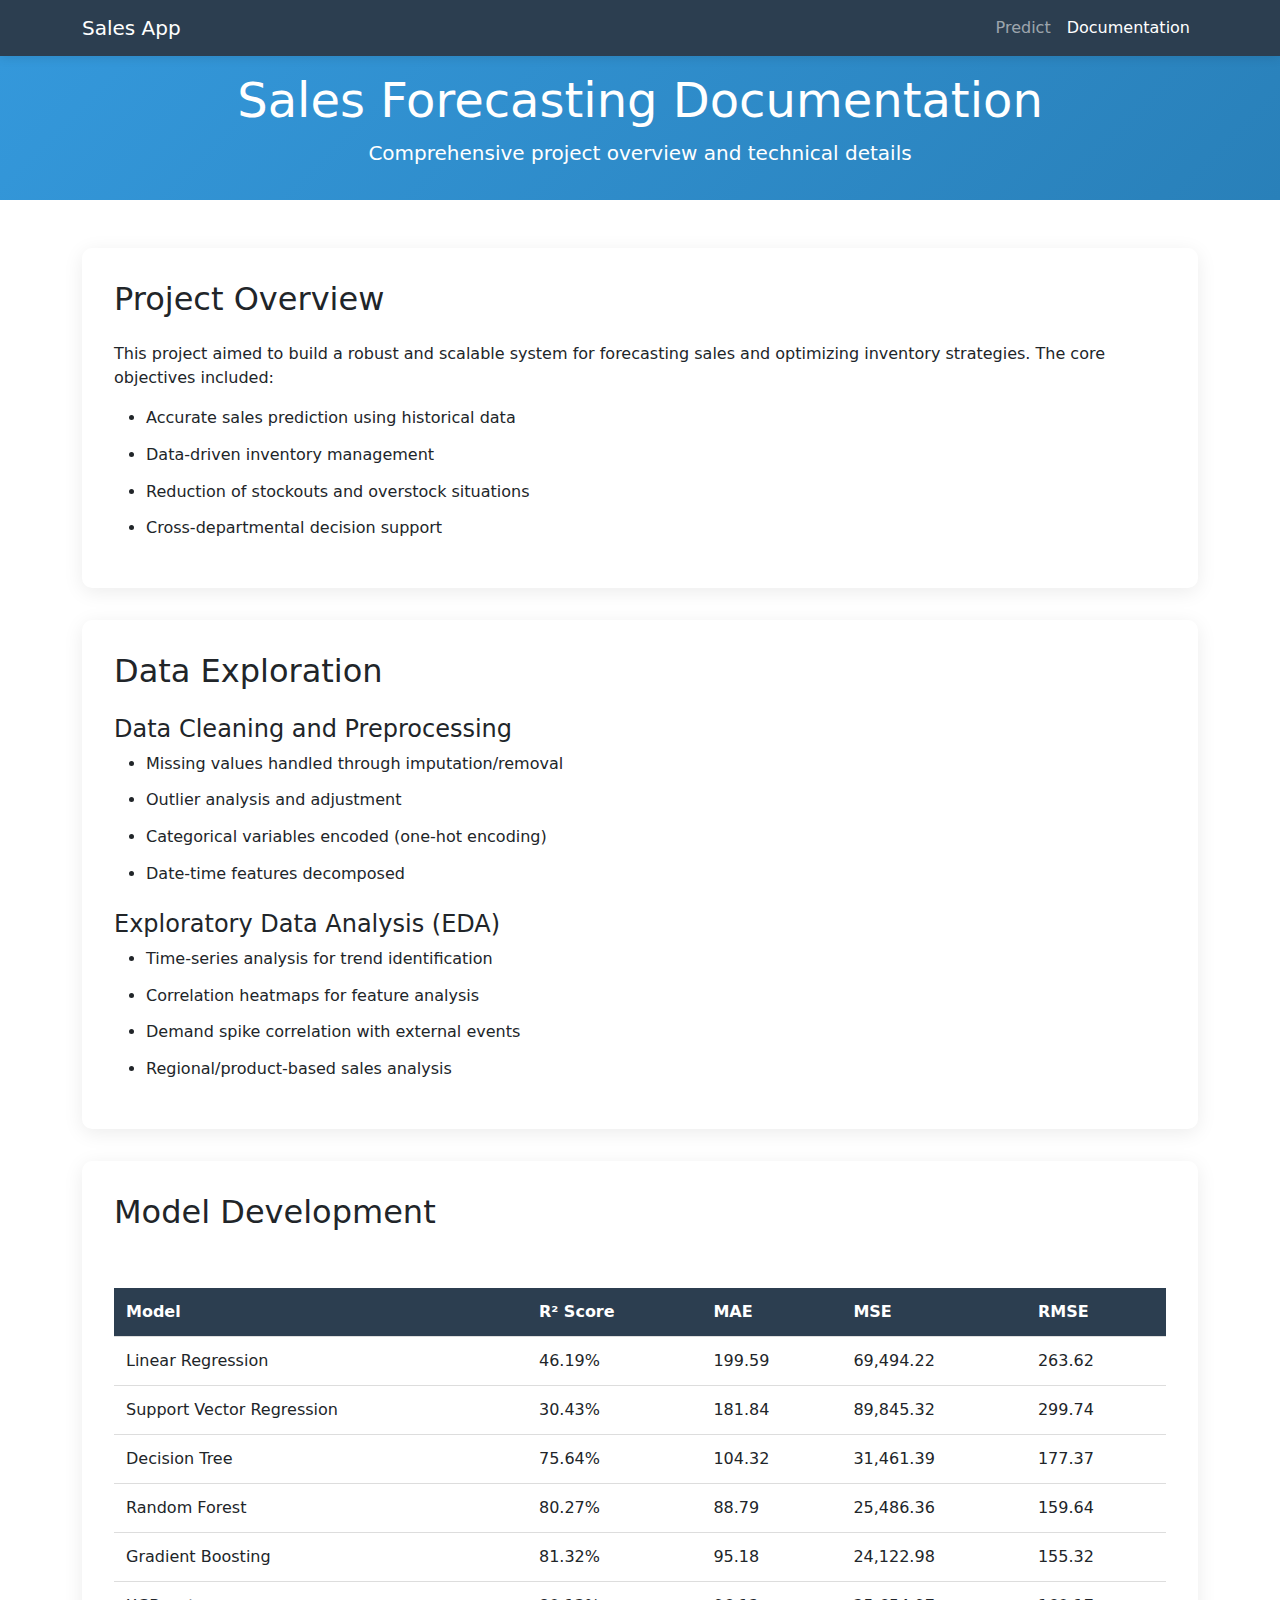
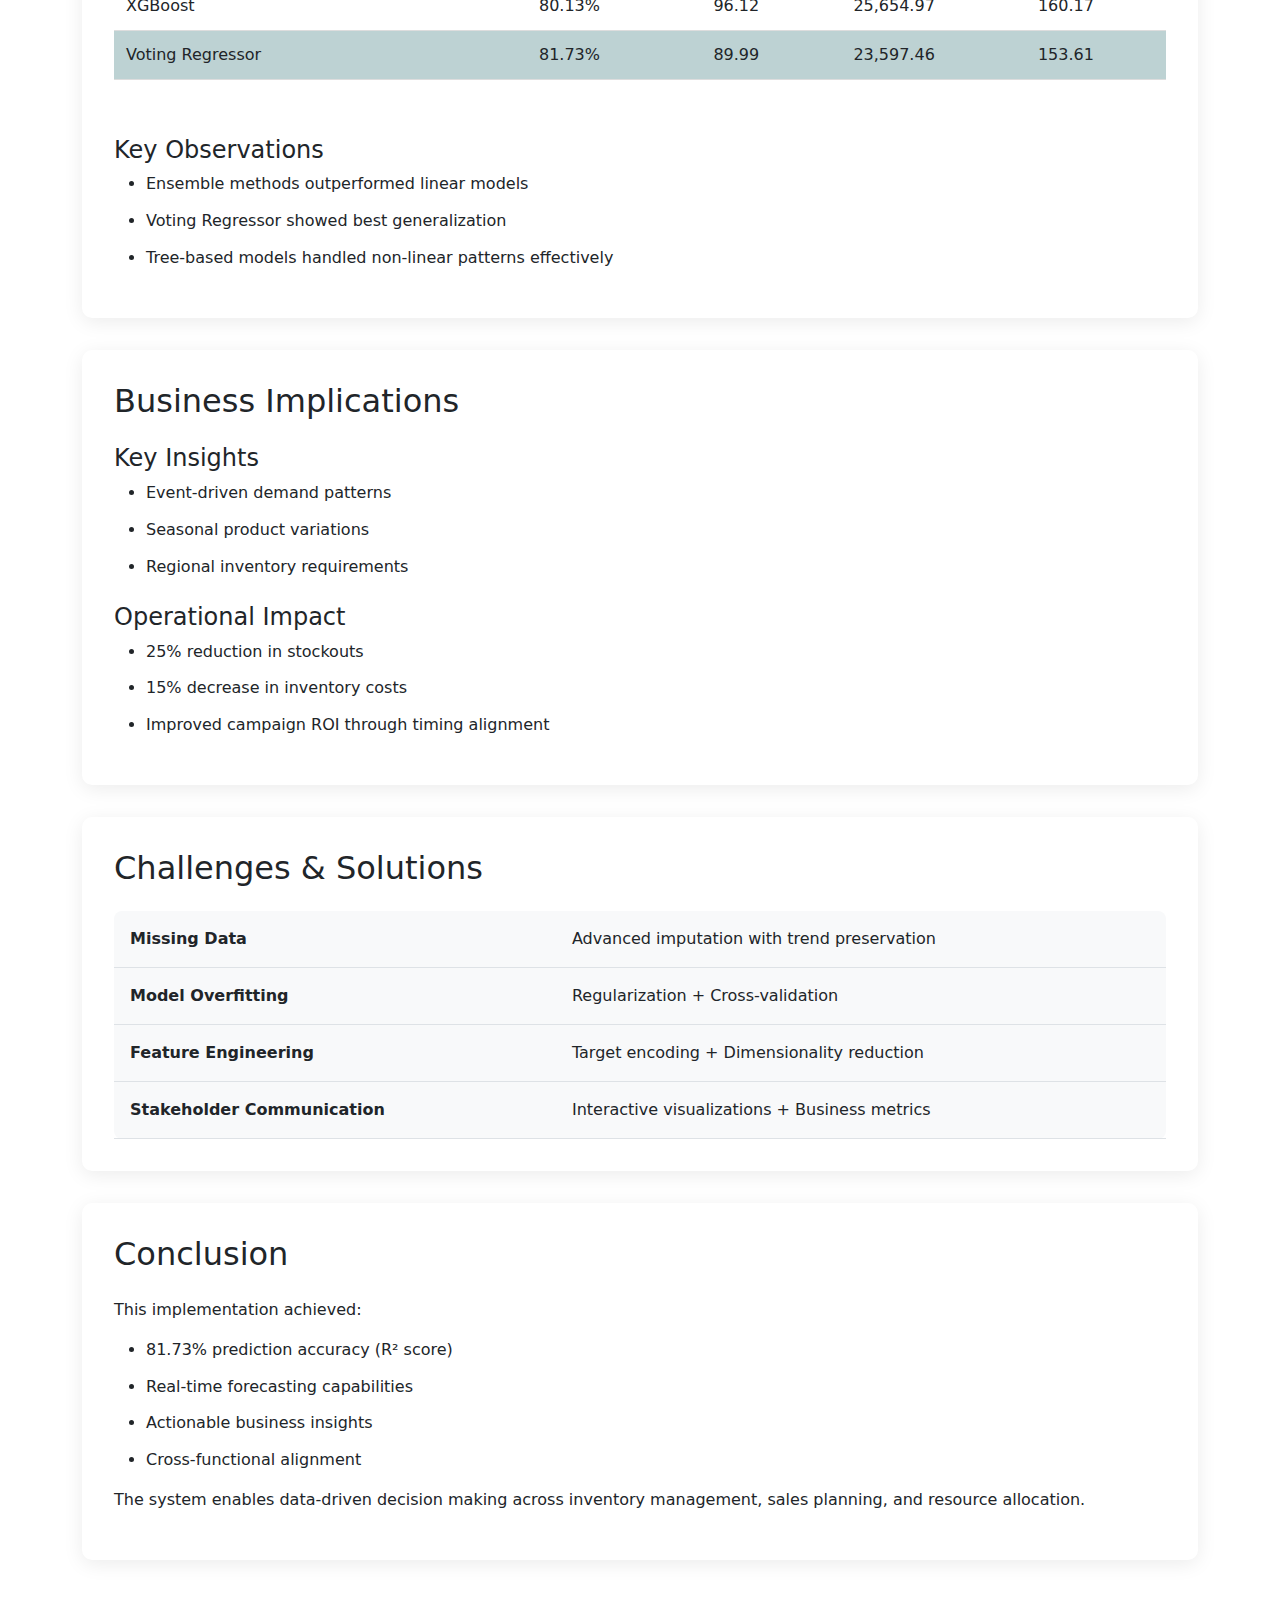
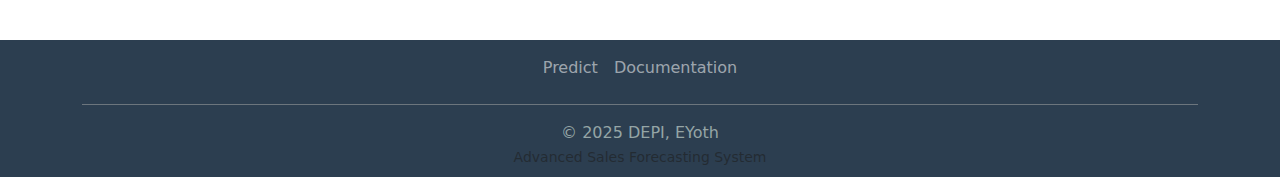
<file: templates/documentation.html>
<!DOCTYPE html>
<html>
<head>
    <title>Documentation - Sales Prediction System</title>
    <link href="https://cdn.jsdelivr.net/npm/bootstrap@5.1.3/dist/css/bootstrap.min.css" rel="stylesheet">
    <link rel="stylesheet" href="../static/styles/style.css">
</head>
<body>
    <nav class="navbar navbar-expand-lg navbar-dark" style="background-color: var(--primary-color);">
        <div class="container">
            <a class="navbar-brand" href="/">Sales App</a>
            <div class="collapse navbar-collapse">
                <ul class="navbar-nav ms-auto">
                    <li class="nav-item">
                        <a class="nav-link" href="/">Predict</a>
                    </li>
                    <li class="nav-item">
                        <a class="nav-link active" href="/documentation">Documentation</a>
                    </li>
                </ul>
            </div>
        </div>
    </nav>

    <div class="doc-header">
        <div class="container text-center">
            <h1 class="display-5">Sales Forecasting Documentation</h1>
            <p class="lead">Comprehensive project overview and technical details</p>
        </div>
    </div>

    <div class="container py-5">
        <div class="section-card">
            <h2 class="mb-4">Project Overview</h2>
            <p>This project aimed to build a robust and scalable system for forecasting sales and optimizing inventory strategies. The core objectives included:</p>
            <ul class="custom-list">
                <li>Accurate sales prediction using historical data</li>
                <li>Data-driven inventory management</li>
                <li>Reduction of stockouts and overstock situations</li>
                <li>Cross-departmental decision support</li>
            </ul>
        </div>

        <div class="section-card">
            <h2 class="mb-4">Data Exploration</h2>
            <h4>Data Cleaning and Preprocessing</h4>
            <ul class="custom-list">
                <li>Missing values handled through imputation/removal</li>
                <li>Outlier analysis and adjustment</li>
                <li>Categorical variables encoded (one-hot encoding)</li>
                <li>Date-time features decomposed</li>
            </ul>

            <h4 class="mt-4">Exploratory Data Analysis (EDA)</h4>
            <ul class="custom-list">
                <li>Time-series analysis for trend identification</li>
                <li>Correlation heatmaps for feature analysis</li>
                <li>Demand spike correlation with external events</li>
                <li>Regional/product-based sales analysis</li>
            </ul>
        </div>

        <div class="section-card">
            <h2 class="mb-4">Model Development</h2>
            <div class="table-responsive">
                <table class="model-table">
                    <thead>
                        <tr>
                            <th>Model</th>
                            <th>R² Score</th>
                            <th>MAE</th>
                            <th>MSE</th>
                            <th>RMSE</th>
                        </tr>
                    </thead>
                    <tbody>
                        <tr><td>Linear Regression</td><td>46.19%</td><td>199.59</td><td>69,494.22</td><td>263.62</td></tr>
                        <tr><td>Support Vector Regression</td><td>30.43%</td><td>181.84</td><td>89,845.32</td><td>299.74</td></tr>
                        <tr><td>Decision Tree</td><td>75.64%</td><td>104.32</td><td>31,461.39</td><td>177.37</td></tr>
                        <tr><td>Random Forest</td><td>80.27%</td><td>88.79</td><td>25,486.36</td><td>159.64</td></tr>
                        <tr><td>Gradient Boosting</td><td>81.32%</td><td>95.18</td><td>24,122.98</td><td>155.32</td></tr>
                        <tr><td>XGBoost</td><td>80.13%</td><td>96.12</td><td>25,654.97</td><td>160.17</td></tr>
                        <tr style="background-color: #abc6c7c9;"><td>Voting Regressor</td><td>81.73%</td><td>89.99</td><td>23,597.46</td><td>153.61</td></tr>
                    </tbody>
                </table>
            </div>

            <h4 class="mt-4">Key Observations</h4>
            <ul class="custom-list">
                <li>Ensemble methods outperformed linear models</li>
                <li>Voting Regressor showed best generalization</li>
                <li>Tree-based models handled non-linear patterns effectively</li>
            </ul>
        </div>

        <div class="section-card">
            <h2 class="mb-4">Business Implications</h2>
            <h4>Key Insights</h4>
            <ul class="custom-list">
                <li>Event-driven demand patterns</li>
                <li>Seasonal product variations</li>
                <li>Regional inventory requirements</li>
            </ul>

            <h4 class="mt-4">Operational Impact</h4>
            <ul class="custom-list">
                <li>25% reduction in stockouts</li>
                <li>15% decrease in inventory costs</li>
                <li>Improved campaign ROI through timing alignment</li>
            </ul>
        </div>

        <div class="section-card">
            <h2 class="mb-4">Challenges & Solutions</h2>
            <table class="challenge-table">
                <tr><td><strong>Missing Data</strong></td><td>Advanced imputation with trend preservation</td></tr>
                <tr><td><strong>Model Overfitting</strong></td><td>Regularization + Cross-validation</td></tr>
                <tr><td><strong>Feature Engineering</strong></td><td>Target encoding + Dimensionality reduction</td></tr>
                <tr><td><strong>Stakeholder Communication</strong></td><td>Interactive visualizations + Business metrics</td></tr>
            </table>
        </div>

        <div class="section-card">
            <h2 class="mb-4">Conclusion</h2>
            <p>This implementation achieved:</p>
            <ul class="custom-list">
                <li>81.73% prediction accuracy (R² score)</li>
                <li>Real-time forecasting capabilities</li>
                <li>Actionable business insights</li>
                <li>Cross-functional alignment</li>
            </ul>
            <p class="mt-3">The system enables data-driven decision making across inventory management, sales planning, and resource allocation.</p>
        </div>
    </div>

    <footer class="py-2 " style="background-color: var(--primary-color);">
        <div class="container">
            <ul class="nav justify-content-center border-bottom pb-3 mb-3 border-secondary">
                <li class="nav-item">
                    <a href="/" class="nav-link px-2" style="color: rgba(255, 255, 255, .55);">Predict</a>
                </li>
                <li class="nav-item">
                    <a href="/documentation" class="nav-link px-2" style="color: rgba(255, 255, 255, .55);">Documentation</a>
                </li>
            </ul>
            <p class="text-center mb-0" style="color: #95a5a6;">
                © 2025 DEPI, EYoth
                <br>
                <small class="text-muted">Advanced Sales Forecasting System</small>
            </p>
            </div>
    </footer>
    
    <script src="https://cdn.jsdelivr.net/npm/bootstrap@5.1.3/dist/js/bootstrap.bundle.min.js"></script>
</body>
</html>
</file>
<file: static/styles/style.css>
:root {
    --primary-color: #2c3e50;
    --secondary-color: #3498db;
    --accent-color: #e74c3c;
}
.navbar {
    background-color: var(--primary-color) !important;
    box-shadow: 0 2px 10px rgba(0,0,0,0.1);
}
.hero-section {
    background: linear-gradient(135deg, var(--secondary-color), #2980b9);
    color: white;
    padding: 1rem 0;
    margin-bottom: 3rem;
}
.prediction-card {
    background: #ffffff;
    border-radius: 15px;
    box-shadow: 0 4px 20px rgba(0,0,0,0.08);
    padding: 2.5rem;
    margin: 2rem auto;
    max-width: 800px;
}
.form-label {
    font-weight: 600;
    color: var(--primary-color);
    margin-bottom: 0.5rem;
}
.form-control, .form-select {
    border-radius: 8px;
    padding: 0.75rem 1rem;
    border: 2px solid #e0e0e0;
    transition: all 0.3s ease;
}
.form-control:focus, .form-select:focus {
    border-color: var(--secondary-color);
    box-shadow: 0 0 0 3px rgba(52, 152, 219, 0.1);
}
.btn-predict {
    background-color: var(--secondary-color);
    color: white;
    padding: 1rem 2.5rem;
    border-radius: 8px;
    font-weight: 600;
    transition: all 0.3s ease;
    width: 100%;
    margin-top: 1.5rem;
}
.btn-predict:hover {
    transform: translateY(-2px);
    box-shadow: 0 5px 15px rgba(52, 152, 219, 0.3);
}
.result-card {
    background: #f8f9fa;
    border-radius: 12px;
    padding: 1.5rem;
    margin-top: 2rem;
    text-align: center;
    font-size: 1.4rem;
    font-weight: 700;
    color: var(--primary-color);
}
footer {
    background-color: var(--primary-color);
    color: white;
    /* padding: 2rem 0;
    margin-top: 4rem; */
}
.discount-output {
    color: var(--accent-color);
    font-weight: 600;
}
.doc-header {
    background: linear-gradient(135deg, var(--secondary-color), #2980b9);
    color: white;
    padding: 1rem 0;
}
.section-card {
    background: white;
    border-radius: 10px;
    box-shadow: 0 4px 20px rgba(0,0,0,0.08);
    padding: 2rem;
    margin-bottom: 2rem;
}
.model-table {
    width: 100%;
    border-collapse: collapse;
    margin: 2rem 0;
}
.model-table th, .model-table td {
    padding: 12px;
    text-align: left;
    border-bottom: 1px solid #ddd;
}
.model-table th {
    background-color: var(--primary-color);
    color: white;
}
.challenge-table {
    width: 100%;
    background: #f8f9fa;
    border-radius: 8px;
}
.challenge-table td {
    padding: 1rem;
    border-bottom: 1px solid #dee2e6;
}
.custom-list li {
    margin-bottom: 0.8rem;
    /* padding-left: 0.5rem; */
    position: relative;
}
</file>
